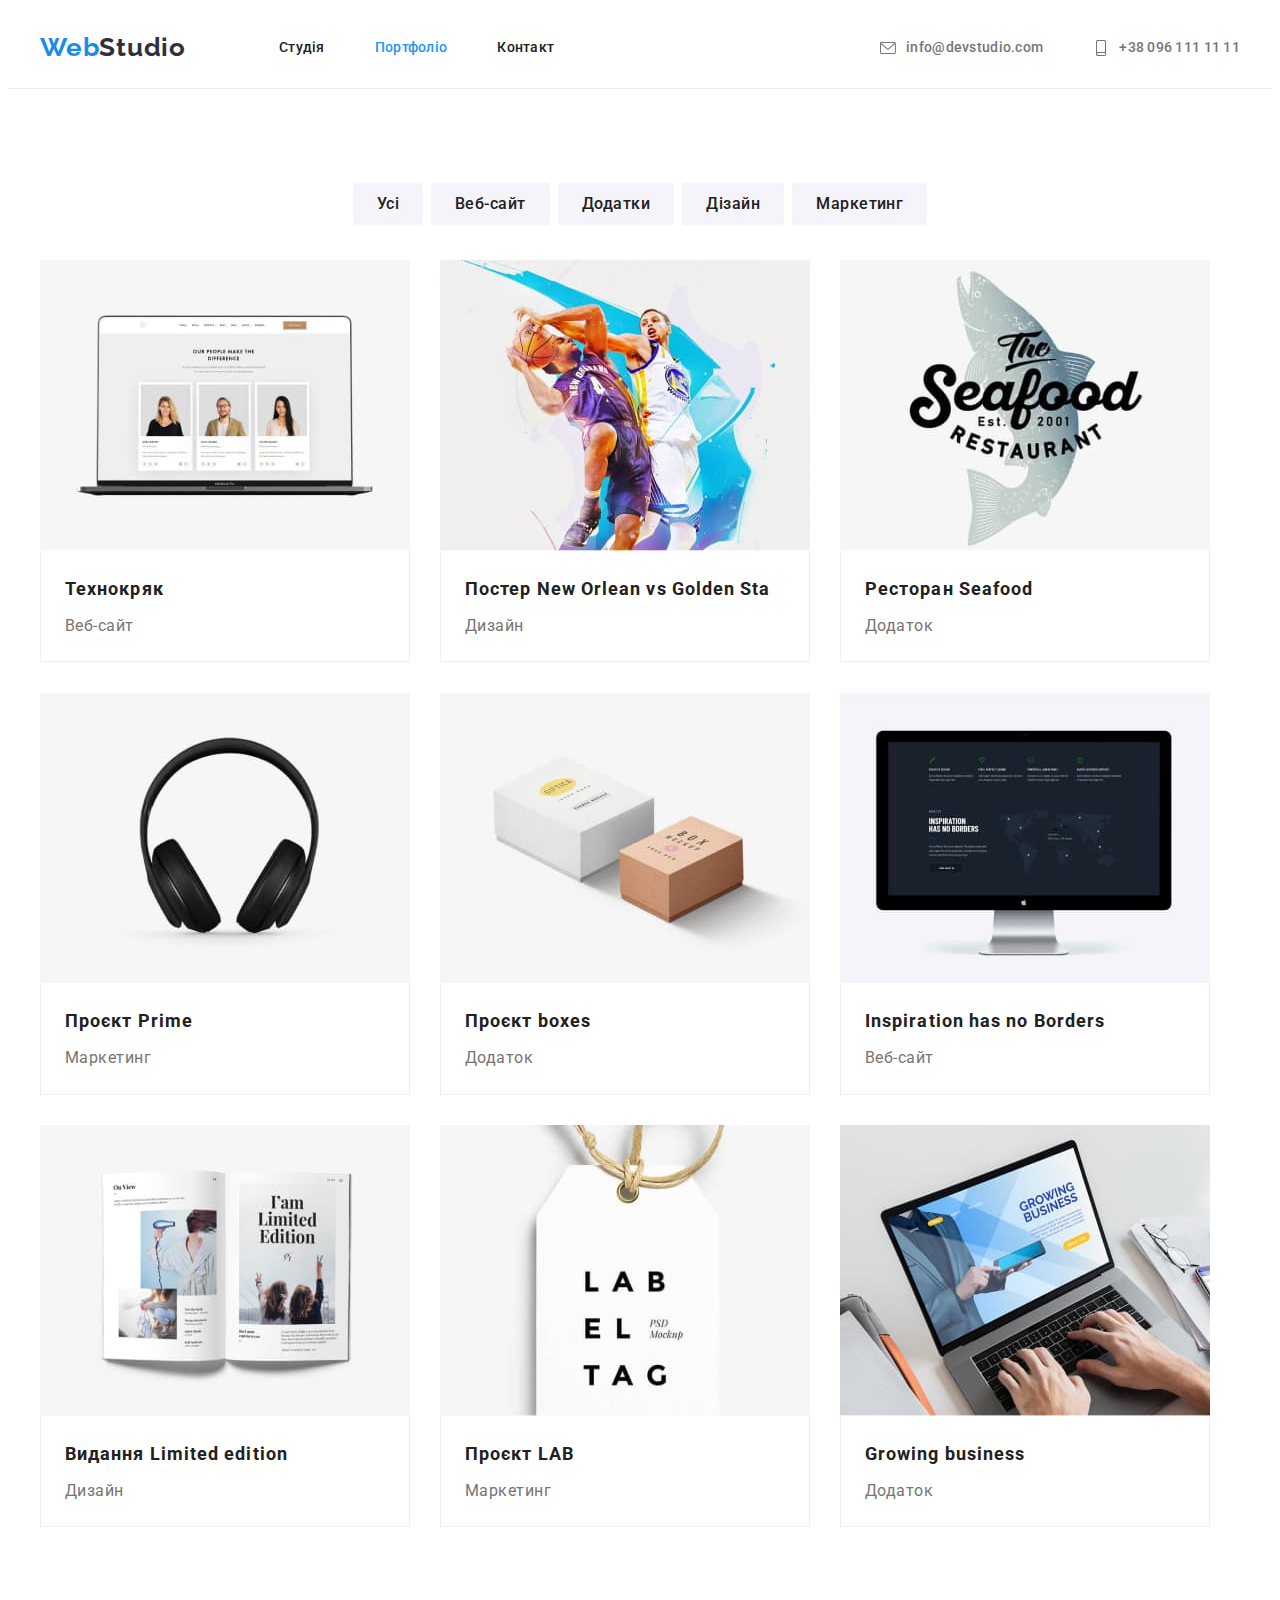
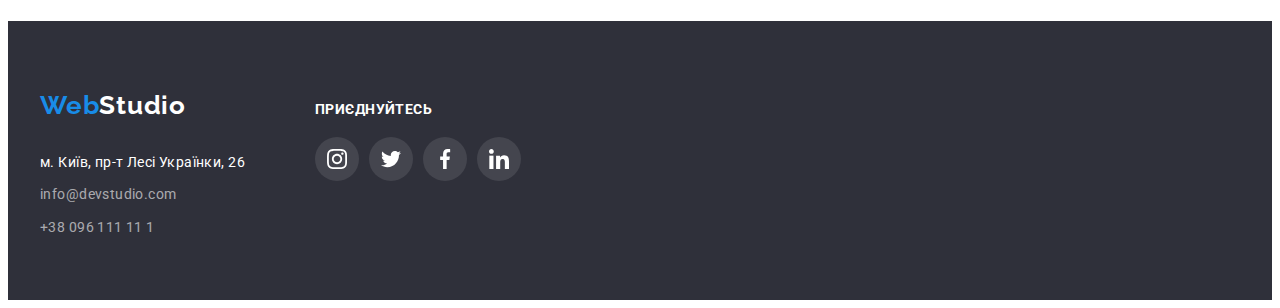
<file: portfolio.html>
<!DOCTYPE html>
<html lang="uk">
  <head>
    <meta charset="UTF-8" />
    <meta http-equiv="X-UA-Compatible" content="IE=edge" />
    <meta name="viewport" content="width=device-width, initial-scale=1.0" />
    <link
      rel="stylesheet"
      href="https://cdnjs.cloudflare.com/ajax/libs/modern-normalize/1.1.0/modern-normalize.min.css"
      integrity="sha512-wpPYUAdjBVSE4KJnH1VR1HeZfpl1ub8YT/NKx4PuQ5NmX2tKuGu6U/JRp5y+Y8XG2tV+wKQpNHVUX03MfMFn9Q=="
      crossorigin="anonymous"
      referrerpolicy="no-referrer"
    />
    <title>Web Studio (Version 2.1) (Copy)</title>
    <link rel="preconnect" href="https://fonts.gstatic.com" crossorigin />
    <link
      href="https://fonts.googleapis.com/css2?family=Raleway:wght@700&family=Roboto:wght@400;500;700;900&display=swap"
      rel="stylesheet"
    />
    <link rel="stylesheet" href="./css/styles.css" />
  </head>
  <body class="body">
    <!--header-->
    <header class="header">
      <div class="container container-header">
        <nav class="navigation">
          <a class="logo-header" lang="en" href=""
            >Web<span class="studio-logo">Studio</span></a
          >
          <ul class="menu-header">
            <li>
              <a href="./index.html" class="nav-link">Студія</a>
            </li>
            <li>
              <a href="./portfolio.html" class="nav-link current">Портфоліо</a>
            </li>
            <li><a href="" class="nav-link">Контакт</a></li>
          </ul>
        </nav>
        <ul class="contacts-header">
          <li class="contact-box">
            <a class="header-connect" href="mailto:info@devstudio.com">
              <svg width="16" hight="12" class="icon-header">
                <use
                  href="./images/icon-contacts/symbol-defs.svg#icon-envelope"
                ></use>
              </svg>
              info@devstudio.com
            </a>
          </li>
          <li class="contact-box">
            <a class="header-connect" href="tel:+380961111111">
              <svg width="10" hight="16" class="icon-header">
                <use
                  href="./images/icon-contacts/symbol-defs.svg#icon-smartphone"
                ></use>
              </svg>
              +38 096 111 11 11
            </a>
          </li>
        </ul>
      </div>
    </header>
    <main>
      <section class="portfolio">
        <div class="container">
          <div class="portfolio-container">
            <h1 class="visually-hidden">Портфоліо</h1>
            <ul class="filters">
              <li>
                <button type="button" class="portfolio-filter">Усі</button>
              </li>
              <li>
                <button type="button" class="portfolio-filter">Веб-сайт</button>
              </li>
              <li>
                <button type="button" class="portfolio-filter">Додатки</button>
              </li>
              <li>
                <button type="button" class="portfolio-filter">Дізайн</button>
              </li>
              <li>
                <button type="button" class="portfolio-filter">
                  Маркетинг
                </button>
              </li>
            </ul>
            <ul class="portfolio-card">
              <li class="portfolio-group">
                <a
                  class="portfolio-link"
                  href=""
                  target="_blank"
                  rel="noopener noreferrer nofollow"
                >
                  <img
                    src="./images/img21.jpg"
                    width="370"
                    class="1mg"
                    alt="Laptop display"
                  />
                  <div class="group-item">
                    <h2 class="portfolio-group-title">Технокряк</h2>
                    <p class="portfolio-group-p">Веб-сайт</p>
                  </div>
                </a>
              </li>
              <li class="portfolio-group">
                <a
                  class="portfolio-link"
                  href=""
                  target="_blank"
                  rel="noopener noreferrer nofollow"
                >
                  <img
                    src="./images/img22.jpg"
                    width="370"
                    class="img"
                    alt="mens playing basketball"
                  />
                  <div class="group-item">
                    <h2 class="portfolio-group-title">
                      Постер New Orlean vs Golden Sta
                    </h2>
                    <p class="portfolio-group-p">Дизайн</p>
                  </div>
                </a>
              </li>
              <li class="portfolio-group">
                <a
                  class="portfolio-link"
                  href=""
                  target="_blank"
                  rel="noopener noreferrer nofollow"
                >
                  <img
                    src="./images/img33.jpg"
                    width="370"
                    class="img"
                    alt="restaurant poster"
                  />
                  <div class="group-item">
                    <h2 class="portfolio-group-title">Ресторан Seafood</h2>
                    <p class="portfolio-group-p">Додаток</p>
                  </div>
                </a>
              </li>

              <li class="portfolio-group">
                <a
                  class="portfolio-link"
                  href=""
                  target="_blank"
                  rel="noopener noreferrer nofollow"
                >
                  <img
                    src="./images/img44.jpg"
                    width="370"
                    class="img"
                    alt="headphones"
                  />
                  <div class="group-item">
                    <h2 class="portfolio-group-title">Проєкт Prime</h2>
                    <p class="portfolio-group-p">Маркетинг</p>
                  </div>
                </a>
              </li>
              <li class="portfolio-group">
                <a
                  class="portfolio-link"
                  href=""
                  target="_blank"
                  rel="noopener noreferrer nofollow"
                >
                  <img
                    src="./images/img55.jpg"
                    width="370"
                    alt="two carton boxes"
                  />
                  <div class="group-item">
                    <h2 class="portfolio-group-title">Проєкт boxes</h2>
                    <p class="portfolio-group-p">Додаток</p>
                  </div>
                </a>
              </li>
              <li class="portfolio-group">
                <a
                  class="portfolio-link"
                  href=""
                  target="_blank"
                  rel="noopener noreferrer nofollow"
                >
                  <img
                    src="./images/img66.jpg"
                    width="370"
                    class="img"
                    alt="display PC"
                  />
                  <div class="group-item">
                    <h2 class="portfolio-group-title">
                      Inspiration has no Borders
                    </h2>
                    <p class="portfolio-group-p">Веб-сайт</p>
                  </div>
                </a>
              </li>
              <li class="portfolio-group">
                <a
                  class="portfolio-link"
                  href=""
                  target="_blank"
                  rel="noopener noreferrer nofollow"
                >
                  <img
                    src="./images/img77.jpg"
                    width="370"
                    class="img"
                    alt="opened bock"
                  />
                  <div class="group-item">
                    <h2 class="portfolio-group-title">
                      Видання Limited edition
                    </h2>
                    <p class="portfolio-group-p">Дизайн</p>
                  </div>
                </a>
              </li>
              <li class="portfolio-group">
                <a
                  class="portfolio-link"
                  href=""
                  target="_blank"
                  rel="noopener noreferrer nofollow"
                >
                  <img
                    src="./images/img88.jpg"
                    width="370"
                    class="img"
                    alt="label"
                  />
                  <div class="group-item">
                    <h2 class="portfolio-group-title">Проєкт LAB</h2>
                    <p class="portfolio-group-p">Маркетинг</p>
                  </div>
                </a>
              </li>
              <li class="portfolio-group">
                <a
                  class="portfolio-link"
                  href=""
                  target="_blank"
                  rel="noopener noreferrer nofollow"
                >
                  <img
                    src="./images/img99.jpg"
                    width="370"
                    class="img"
                    alt="two hands on Laptop kye board"
                  />
                  <div class="group-item">
                    <h2 class="portfolio-group-title">Growing business</h2>
                    <p class="portfolio-group-p">Додаток</p>
                  </div>
                </a>
              </li>
            </ul>
          </div>
        </div>
      </section>
    </main>
    <footer class="footer">
      <div class="container container-footer">
        <address class="address-footer">
          <a class="logo-footer" href="./index.html"
            >Web<span class="studio-footer">Studio</span></a
          >
          <ul class="address-foot">
            <li class="footer-list">
              <a
                class="footer-address"
                href="https://goo.gl/maps/CPtrU1FHBa2aNyZL9"
                target="_blank"
                rel="noopener noreferrer nofollow"
                >м. Київ, пр-т Лесі Українки, 26
              </a>
            </li>
            <li class="footer-list">
              <a href="mailto:info@devstudio.com" class="footer-mail">
                info@devstudio.com
              </a>
            </li>
            <li>
              <a href="tel:+38096111111" class="footer-tel">
                +38 096 111 11 1
              </a>
            </li>
          </ul>
        </address>
        <div class="soc-footer">
          <p class="soc-title">Приєднуйтесь</p>
          <ul class="soc-list">
            <li class="soc-item-foot">
              <a href="" class="soc-link"
                ><svg class="net-icon" width="20" hight="20">
                  <use
                    href="./images/social-link/symbol-defs.svg#icon-instagram"
                  ></use>
                </svg>
              </a>
            </li>
            <li class="soc-item-foot">
              <a href="" class="soc-link"
                ><svg class="net-icon" width="20" hight="20">
                  <use
                    href="./images/social-link/symbol-defs.svg#icon-twitter"
                  ></use>
                </svg>
              </a>
            </li>
            <li class="soc-item-foot">
              <a href="" class="soc-link"
                ><svg class="net-icon" width="20" hight="20">
                  <use
                    href="./images/social-link/symbol-defs.svg#icon-facebook"
                  ></use>
                </svg>
              </a>
            </li>
            <li class="soc-item-foot">
              <a href="" class="soc-link"
                ><svg class="net-icon" width="20" hight="20">
                  <use
                    href="./images/social-link/symbol-defs.svg#icon-linkedin"
                  ></use>
                </svg>
              </a>
            </li>
          </ul>
        </div>
      </div>
    </footer>
  </body>
</html>
</file>
<file: css/styles.css>
body {
  font-family: "Roboto", sans-serif;
}

:root {
  --color-black: #212121;
  --color-black-secondary: #2f303a;
  --color-black-logo: #000000;
  --color-blue: #2196f3;
  --color-blue-secondary: #188ce8;
  --color-grey: #757575;
  --second-grey: #afb1b8;
  --color-white: #ffffff;
  --color-primary: #eeeeee;
  --color-white-secondary: #f5f4fa;
  --color-border: #ececec;
  --color-bg-grey: #f5f4fa;
}
ul {
  list-style: none;
  padding-left: 0px;
  margin: 0px;
}
h1,
h2,
h3,
p {
  margin: 0px;
}

/* header */

a {
  text-decoration: none;
}
img {
  display: block;
  max-width: 100%;
  height: auto;
}

/* logo */
.header {
  border-bottom: solid 1px var(--color-border);
}
.container {
  margin: 0 auto;
  width: 1200px;
  padding-left: 15px;
  padding-right: 15px;
}
.container-header {
  align-items: center;
  display: flex;
}
.navigation {
  margin-right: auto;
  display: flex;
}
.menu-header {
  display: flex;
  align-items: center;
  gap: 50px;
}
.contacts-header {
  display: flex;
  align-items: center;
  gap: 50px;
}

.logo-header {
  padding: 24px 0;
  margin-right: 93px;
  font-family: "Raleway", sans-serif;
  font-style: normal;
  font-weight: 700;
  font-size: 26px;
  line-height: calc(31 / 26);
  letter-spacing: 0.03em;
  color: var(--color-blue-secondary);
}
.studio-logo {
  font-family: "Raleway", sans-serif;
  font-style: normal;
  font-weight: 700;
  font-size: 26px;
  line-height: calc(31 / 26);
  letter-spacing: 0.03em;
  color: var(--color-black-secondary);
}
/* navigation */
.nav-link {
  padding: 32px 0;
  display: block;
  font-weight: 500;
  font-size: 14px;
  line-height: 1.14;
  letter-spacing: 0.02em;
  color: var(--color-black);
}
.current {
  color: var(--color-blue);
}

.nav-link:hover {
  font-weight: 500;
  font-size: 14px;
  line-height: 1.14;
  letter-spacing: 0.02em;
  color: var(--color-blue);
}
.nav-link:focus {
  font-weight: 500;
  font-size: 14px;
  line-height: 1.14;
  letter-spacing: 0.02em;
  color: var(--color-blue);
}
.header-connect {
  height: 16px;
  gap: 10px;
  align-items: center;
  justify-content: center;
  padding: 32px 0;
  display: flex;
  font-weight: 500;
  font-size: 14px;
  line-height: 1.14;
  letter-spacing: 0.02em;
  fill: currentColor;
  color: var(--color-grey);
}
.header-connect:hover,
.contact-box:hover {
  color: var(--color-blue);
  fill: var(--color-blue);
}
.header-connect:focus {
  color: var(--color-blue);
  fill: var(--color-blue);
}
.icon-header {
  width: 16px;
  height: 16px;
}

/* main section1 */
.main-section {
  height: 600px;
  max-width: 1600px;
  margin-left: auto;
  margin-right: auto;
  padding-top: 200px;
  background-image: linear-gradient(
      to right,
      rgba(47, 48, 58, 0.4),
      rgba(47, 48, 58, 0.4)
    ),
    url(../images/img199.jpg);
  background-color: var(--second-grey);
  border: 1px solid var(--color-black-logo);
  background-repeat: no-repeat;
  background-position: center;
  background-size: cover;
  padding-bottom: 200px;
}

.main-title {
  margin: 0 auto;
  width: 696px;
}

.main-section-title {
  text-transform: uppercase;
  margin-bottom: 30px;
  font-weight: 900;
  font-size: 44px;
  line-height: 1.4;
  text-align: center;
  letter-spacing: 0.06em;
  color: var(--color-white);
}
.main-section-button {
  display: block;
  border: none;
  margin-left: auto;
  margin-right: auto;
  width: 216px;
  height: 50px;
  padding: 10px;
  text-decoration: none;
  background-color: var(--color-blue);
  box-shadow: 0px 4px 4px rgba(0, 0, 0, 0.15);
  border-radius: 4px;
  font-family: inherit;
  font-style: normal;
  font-weight: 700;
  font-size: 16px;
  line-height: calc(30 / 16);
  letter-spacing: 0.06em;
  color: var(--color-white);
}
.main-section-button:focus {
  background-color: var(--color-blue-secondary);
  box-shadow: 0px 4px 4px rgba(0, 0, 0, 0.15);
  border-radius: 4px;
}
.main-section-button:hover {
  cursor: pointer;
  background-color: var(--color-blue-secondary);
  box-shadow: 0px 4px 4px rgba(0, 0, 0, 0.15);
  border-radius: 4px;
}
/* feature */
.section-feature {
  padding-bottom: 94px;
  padding-top: 94px;
}
.feature {
  display: flex;
  justify-content: center;
  gap: 30px;
}

.visually-hidden {
  position: absolute;
  white-space: nowrap;
  width: 1px;
  height: 1px;
  overflow: hidden;
  border: 0;
  padding: 0;
  clip-path: inset(50%);
  margin: -1px;
}
.feature-title {
  font-weight: 700;
  font-size: 14px;
  line-height: 1.14;
  letter-spacing: 0.03em;
  text-transform: uppercase;
  color: var(--color-black);
  margin: 0px;
}
.feature-description {
  margin-top: 10px;
  font-weight: 400;
  font-size: 14px;
  line-height: 1.7;
  letter-spacing: 0.03em;
  color: var(--color-grey);
}
.feature-box {
  display: flex;
  flex-direction: column;
  width: 270px;
}
.feature-box::before {
  display: block;
  content: "";
  width: 270px;
  height: 120px;
  background-color: var(--color-bg-grey);
  background-position: center;
  background-repeat: no-repeat;
  background-size: 70px 70px;
  margin-bottom: 30px;
  border-radius: 4px;
}
.feature-box:nth-child(1):before {
  background-image: url(../images/icons-svg/antenna\ 1.svg);
}
.feature-box:nth-child(2):before {
  background-image: url(../images/icons-svg/clock\ 1.svg);
}
.feature-box:nth-child(3):before {
  background-image: url(../images/icons-svg/diagram\ 1.svg);
}
.feature-box:nth-child(4):before {
  background-image: url(../images/icons-svg/astronaut\ 1.svg);
}

/* what-doing */
.what-doing {
  padding-bottom: 94px;
}

.what-doing-list {
  display: flex;
  gap: 30px;
  align-content: center;
  justify-content: center;
}

.what-doing-box1 {
  display: block;
}
.what-doing-box2 {
  display: block;
}
.what-doing-box3 {
  display: block;
}
.what-doing-title {
  margin-bottom: 50px;
  font-weight: 700;
  font-size: 36px;
  line-height: 1.17;
  text-align: center;
  letter-spacing: 0.03em;
  color: var(--color-black);
}
/* our-time */

.time-box {
  justify-content: center;
  display: flex;
  gap: 30px;
}
.our-time {
  padding-bottom: 94px;
  padding-top: 94px;
  background: var(--color-white-secondary);
}
.our-time-title {
  margin-bottom: 50px;
  font-weight: 700;
  font-size: 36px;
  line-height: 1.17;
  text-align: center;
  letter-spacing: 0.03em;
  color: var(--color-black);
}
.time-description {
  background-color: var(--color-white);
  padding: 30px;
}
.our-time-name {
  font-weight: 500;
  font-size: 16px;
  line-height: 1.12;
  letter-spacing: 0.03em;
  color: var(--color-black);
  text-align: center;
  margin-bottom: 10px;
}
.our-time-position {
  font-weight: 400;
  font-size: 16px;
  line-height: 1.12;
  color: var(--color-grey);
  text-align: center;
  margin-bottom: 16px;
}

.our-time-card {
  background-color: var(--color-white);
  box-shadow: 0px 1px 3px rgba(0, 0, 0, 0.12), 0px 1px 1px rgba(0, 0, 0, 0.14),
    0px 2px 1px rgba(0, 0, 0, 0.2);
  border-radius: 0px 0px 4px 4px;
  background: url(4853.jpg);
  border-radius: 0px;
}
/* section custom */
.customs {
  padding: 94px 0;
}
.custom-title {
  margin-bottom: 50px;
  font-weight: 700;
  font-size: 36px;
  line-height: calc(42 / 36);
  text-align: center;
  letter-spacing: 0.03em;
  color: var(--color-black);
}
.custom-list {
  display: flex;
  justify-content: center;
  align-items: center;
  gap: 30px;
}
.custom-item {
  box-sizing: border-box;
  display: flex;
  justify-content: center;
  align-items: center;
  width: 170px;
  height: 92px;
  border: 1px solid var(--second-grey);
  border-radius: 4px;
}

.custom-link {
  border: 1px solid var(--second-grey);
  border-radius: 4px;
  justify-content: center;
  align-items: center;
  width: 170px;
  height: 92px;
  display: flex;
  justify-content: center;
  fill: var(--second-grey);
}
.custom-link:hover {
  border: 1px solid var(--color-blue);
  border-radius: 4px;
  fill: var(--color-blue);
}
.custom-link:focus {
  border: 1px solid var(--color-blue);
  border-radius: 4px;
  fill: var(--color-blue);
}
.custom-icon {
  width: 106px;
  height: 60px;
}

/*footer*/
.container-footer {
  gap: 70px;
  display: flex;
  align-items: baseline;
}

.footer {
  padding-bottom: 60px;
  padding-top: 60px;
  background-color: var(--color-black-secondary);
}
.studio-footer {
  color: var(--color-white);
}
.footer-mail {
  font-style: normal;
  font-weight: 400;
  font-size: 14px;
  line-height: 1.7;
  letter-spacing: 0.03em;
  color: rgba(255, 255, 255, 0.6);
}
.footer-mail:hover {
  color: var(--color-blue);
}
.footer-mail:focus {
  color: var(--color-blue);
}
.footer-tel {
  font-style: normal;
  font-weight: 400;
  font-size: 14px;
  line-height: 1.7;
  letter-spacing: 0.03em;
  color: rgba(255, 255, 255, 0.6);
}
.footer-tel:hover {
  color: var(--color-blue);
}
.footer-tel:focus {
  color: var(--color-blue);
}

.logo-footer {
  display: block;
  margin-bottom: 20px;
  font-family: "Raleway", sans-serif;
  font-style: normal;
  font-weight: 700;
  font-size: 26px;
  line-height: 1.9;
  letter-spacing: 0.03em;
  color: var(--color-blue-secondary);
}
.footer-address {
  font-style: normal;
  font-weight: 400;
  font-size: 14px;
  line-height: 1.7;
  letter-spacing: 0.03em;
  color: var(--color-white);
}
.footer-address:hover {
  color: var(--color-blue);
}
.footer-address:focus {
  color: var(--color-blue);
}
.footer-list {
  margin-bottom: 9px;
}

/* portfolio filter*/
.portfolio {
  padding-top: 94px;
  padding-bottom: 94px;
}

.filters {
  justify-content: center;
  gap: 8px;
  display: flex;
  margin-bottom: 34px;
}
.portfolio-filter {
  border-radius: 4px;
  padding: 6px 22px;
  border-color: transparent;
  font-family: inherit;
  font-style: inherit;
  font-weight: 500;
  font-size: 16px;
  line-height: 1.63;
  text-align: center;
  letter-spacing: 0.03em;
  color: var(--color-black);
  background-color: var(--color-white-secondary);
}
.portfolio-filter:hover {
  cursor: pointer;
  color: var(--color-white);
  background-color: var(--color-blue);
  box-shadow: 0px 3px 1px rgba(0, 0, 0, 0.1), 0px 1px 2px rgba(0, 0, 0, 0.08),
    0px 2px 2px rgba(0, 0, 0, 0.12);
  border-radius: 4px;
}
.portfolio-filter:focus {
  color: var(--color-white);
  background-color: var(--color-blue);
  box-shadow: 0px 3px 1px rgba(0, 0, 0, 0.1), 0px 1px 2px rgba(0, 0, 0, 0.08),
    0px 2px 2px rgba(0, 0, 0, 0.12);
  border-radius: 4px;
}

/* portfolio card */

.portfolio-card {
  gap: 30px;
  display: flex;
  flex-wrap: wrap;
}
.group-item {
  padding: 20px 24px;
  border: 1px solid var(--color-primary);
  border-top: none;
}

.portfolio-group-title {
  font-size: 18px;
  line-height: 2;
  letter-spacing: 0.06em;
  color: var(--color-black);
}
.portfolio-group-p {
  margin-top: 4px;
  font-size: 16px;
  line-height: 1.9;
  letter-spacing: 0.03em;
  color: var(--color-grey);
}

.portfolio-link {
  display: block;
  background-color: var(--color-white);
}
.portfolio-link:focus {
  box-shadow: 0px 1px 1px rgba(0, 0, 0, 0.12), 0px 4px 4px rgba(0, 0, 0, 0.06),
    1px 4px 6px rgba(0, 0, 0, 0.16);
}
.portfolio-group:hover {
  box-shadow: 0px 1px 1px rgba(0, 0, 0, 0.12), 0px 4px 4px rgba(0, 0, 0, 0.06),
    1px 4px 6px rgba(0, 0, 0, 0.16);
}

.contact-box {
  cursor: pointer;
  display: flex;
  flex-direction: row;
  justify-content: center;
  align-items: center;
}
 {
  color: var(--color-blue);
}
.contact-box :focus {
  color: var(--color-blue);
  fill: var(--color-blue);
}

.contact-icon {
  fill: var(--color-grey);
  width: 16px;
  height: 16px;
}
.contact-icon:hover {
  fill: var(--color-blue);
}
.contact-icon:focus {
  fill: var(--color-blue);
}
.icon-contacts {
  justify-content: center;
  display: flex;
  margin-right: 10px;
}
.soc-list {
  display: flex;
  justify-content: center;
  align-content: center;
  gap: 10px;
}
.soc-item {
  width: 44px;
  height: 44px;
  display: flex;
  align-items: center;
  justify-content: center;
}
.soc-item-foot>.soc-link{
  fill: var(--color-white);
}

.soc-link {
  display: flex;
  align-items: center;
  justify-content: center;
  width: 44px;
  height: 44px;
  fill: var(--second-grey);
  border-radius: 50%;
  border: none;
}

.soc-link:hover {
  border-color: transparent;
  background-color: var(--color-blue-secondary);
  fill: var(--color-white);
}
.soc-link:focus {
  border-color: transparent;
  fill: var(--color-white);
  background-color: var(--color-blue-secondary);
}

.net-icon {
  border-color: transparent;
  width: 20px;
  height: 20px;
}

.soc-title {
  margin-bottom: 20px;
  font-weight: 700;
  font-size: 14px;
  line-height: calc(16 / 14);
  letter-spacing: 0.03em;
  text-transform: uppercase;

  color: var(--color-white);
}

.soc-item-foot {
  color: var(--color-white);
  border-radius: 50%;
  width: 44px;
  height: 44px;
  background: rgba(255, 255, 255, 0.1);
}

.net-icon-footer {
  fill: var(--color-white);
}
</file>
